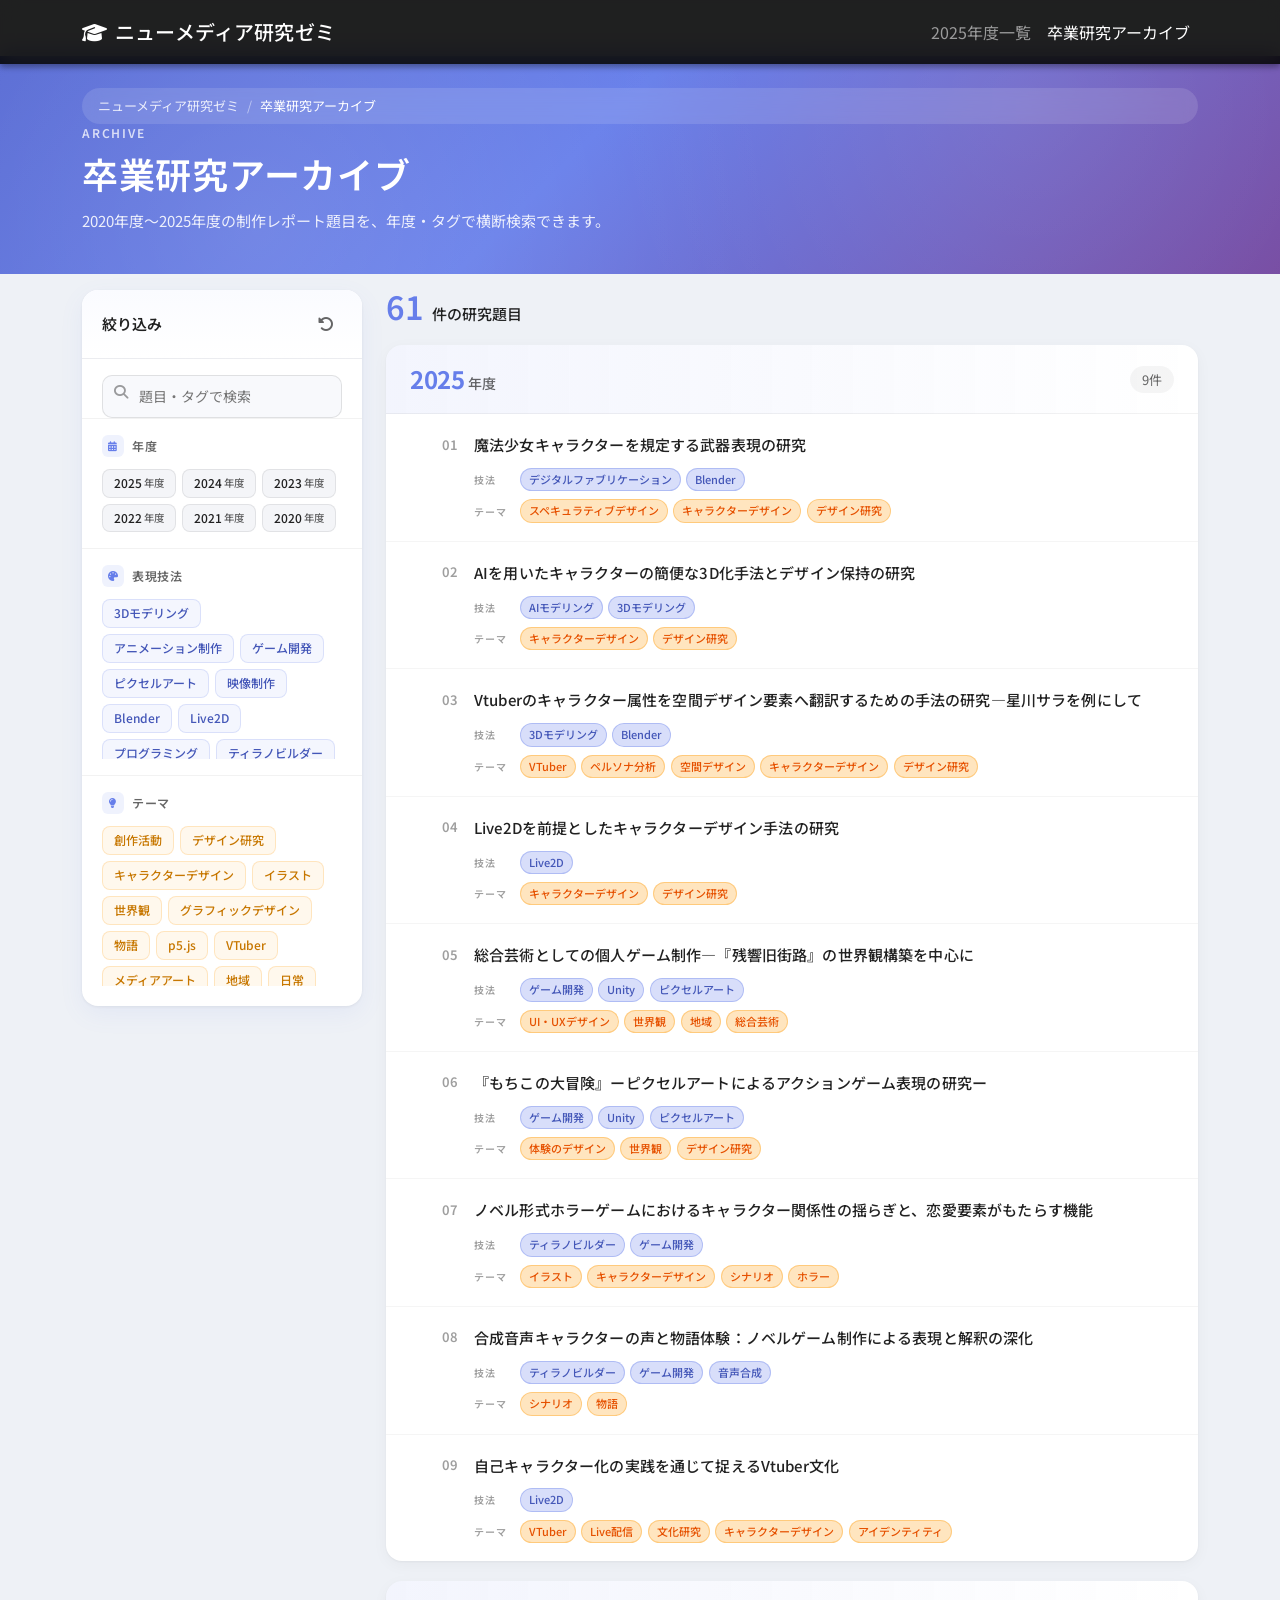
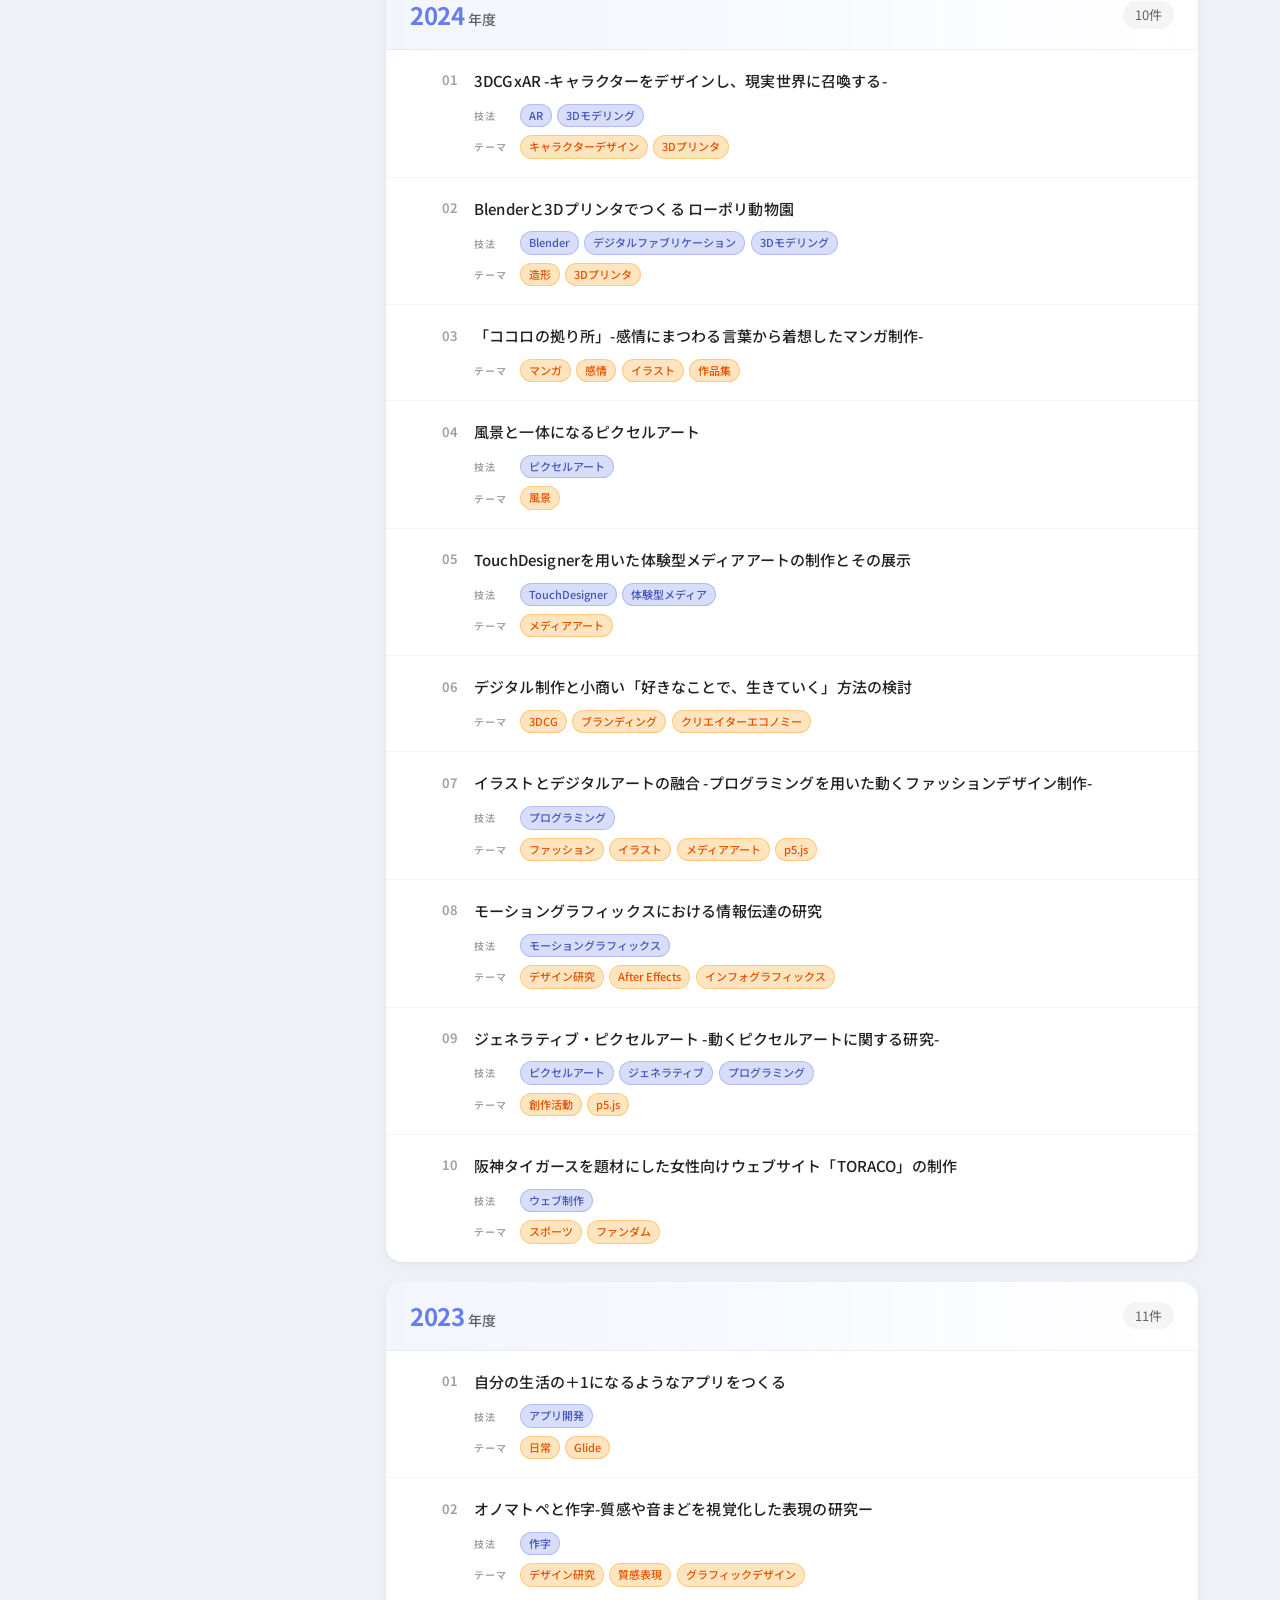
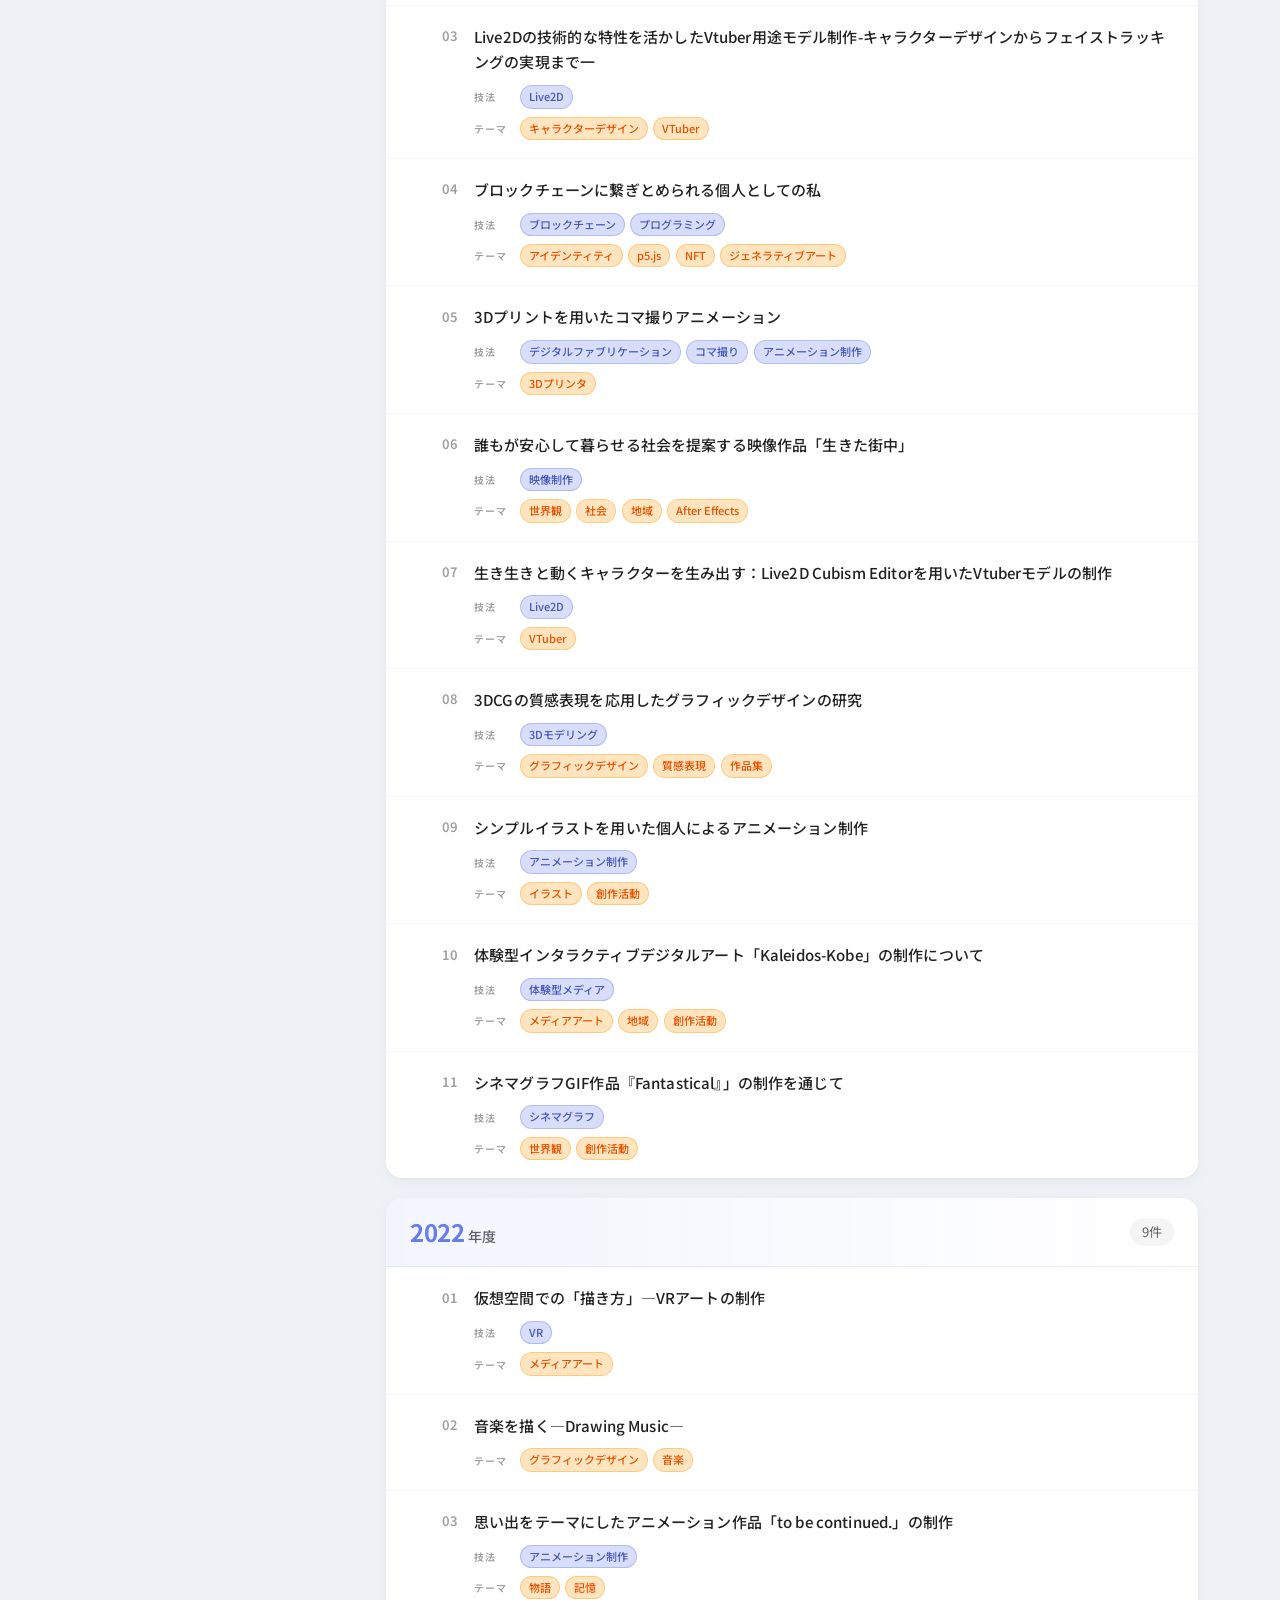
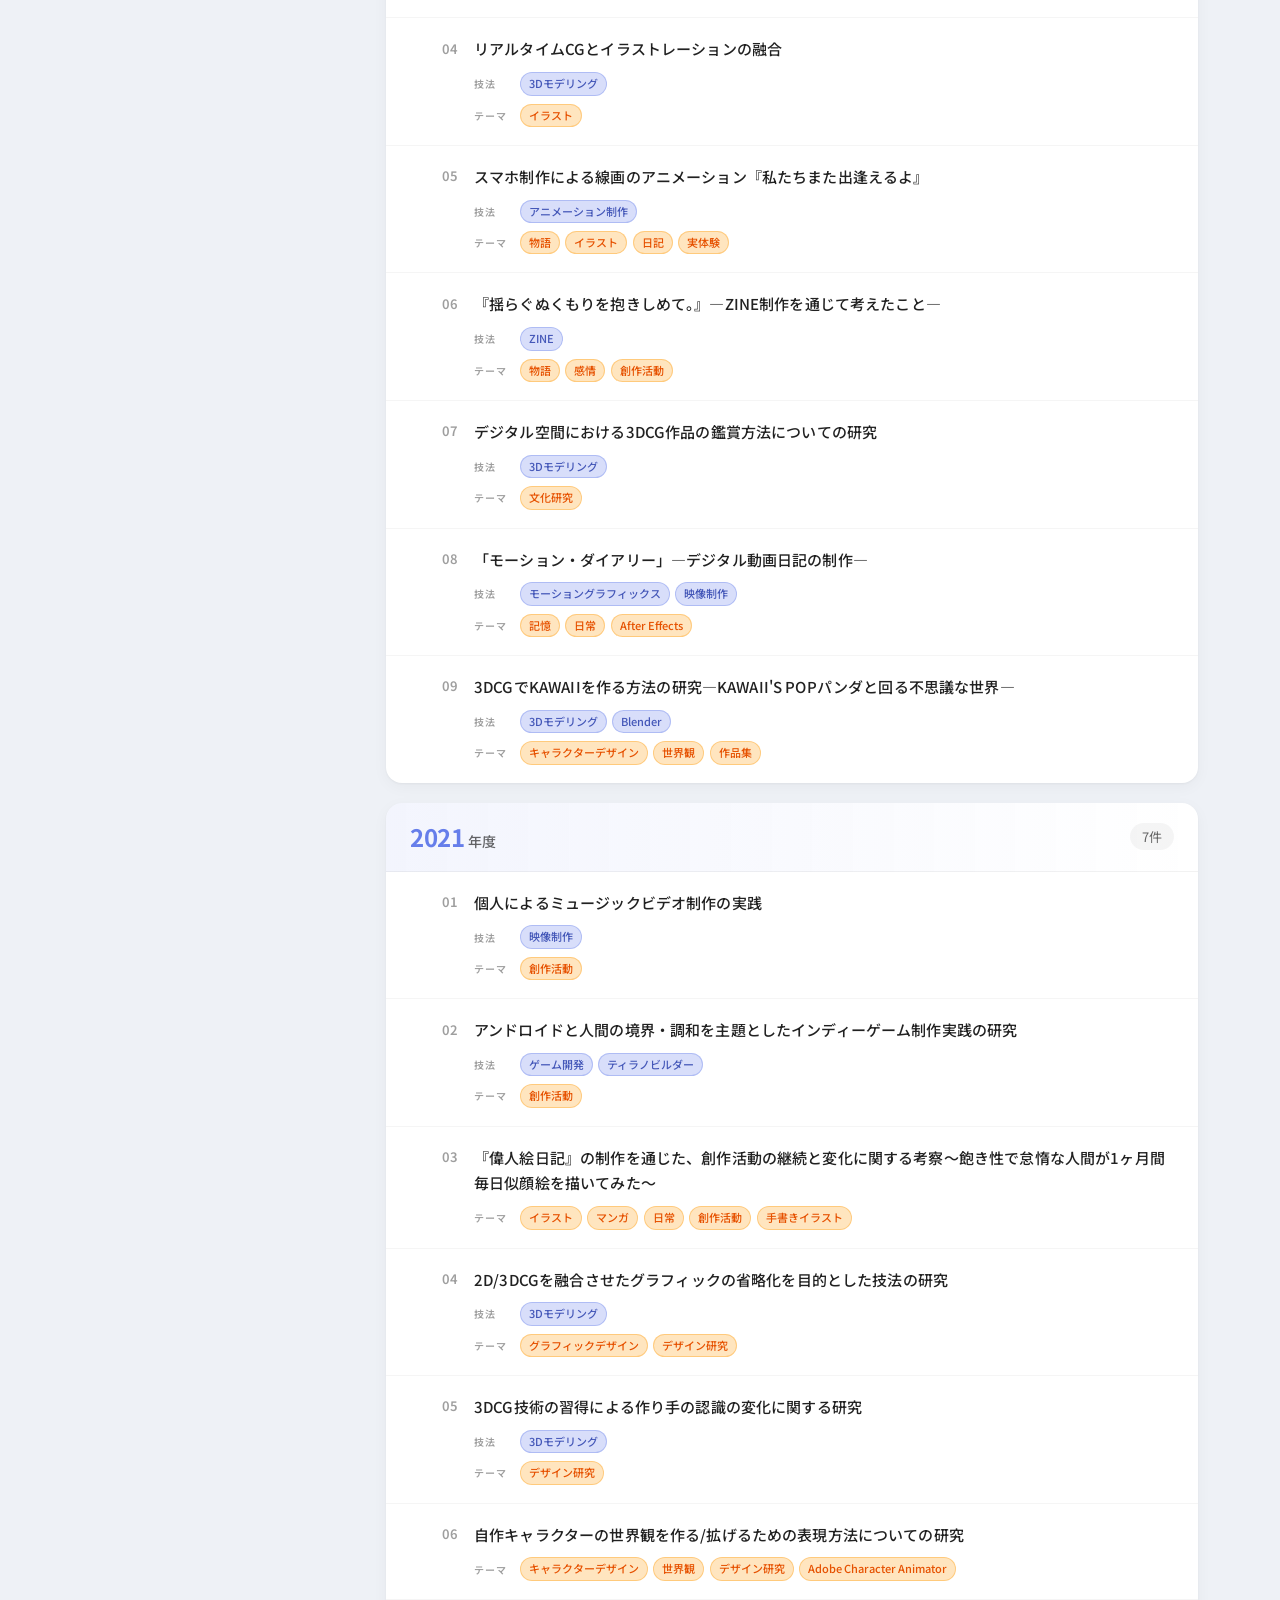
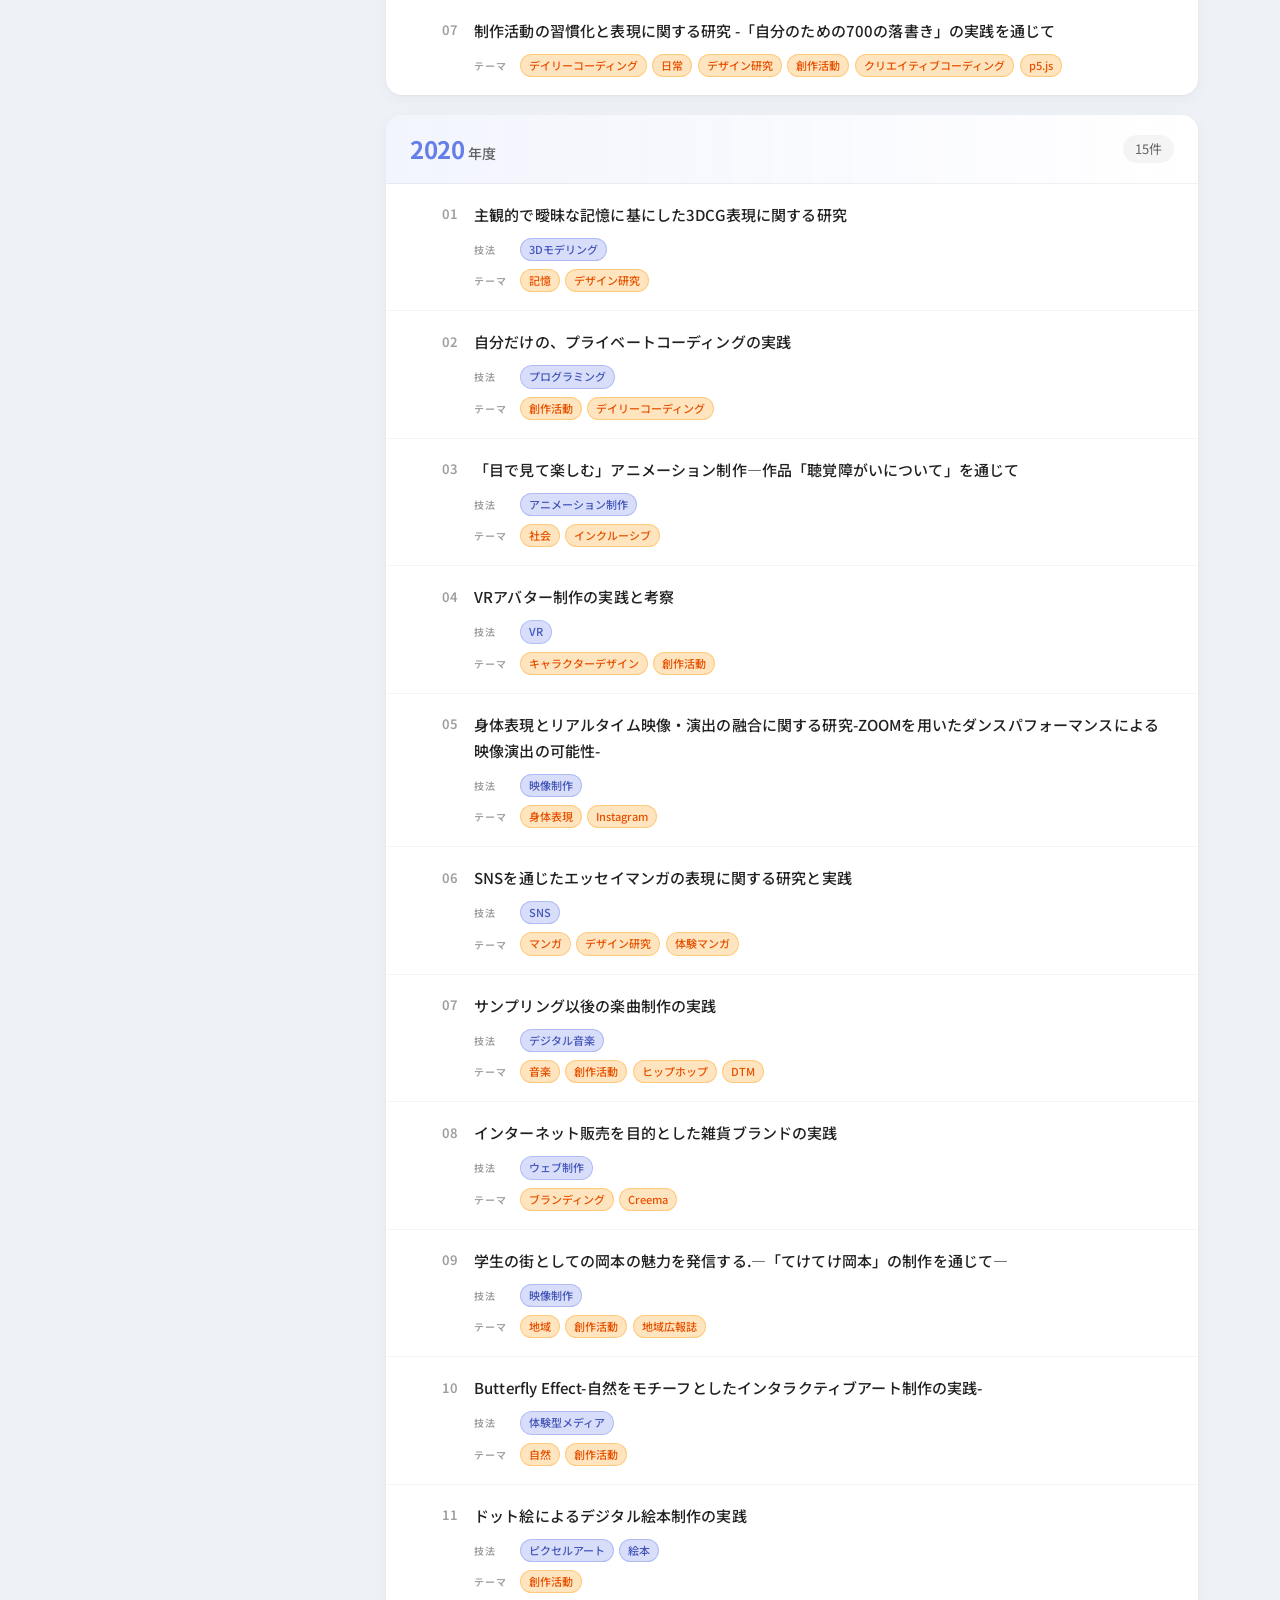
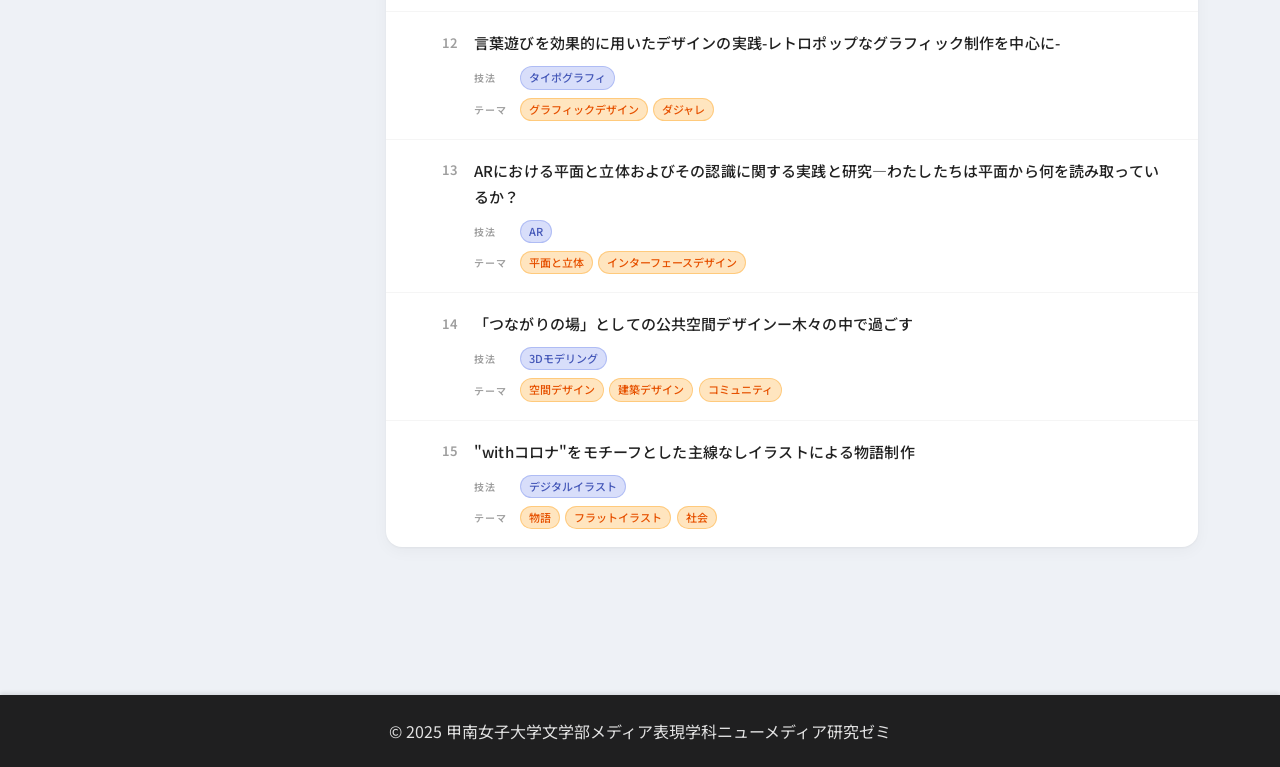
<file: archive.html>
<!DOCTYPE html>
<html lang="ja">
<head>
    <meta charset="UTF-8">
    <meta name="viewport" content="width=device-width, initial-scale=1.0">
    <meta name="robots" content="noindex, nofollow">
    <title>卒業研究アーカイブ（2020–2025） - ニューメディア研究ゼミ</title>
    <link href="https://cdn.jsdelivr.net/npm/bootstrap@5.3.2/dist/css/bootstrap.min.css" rel="stylesheet">
    <link rel="stylesheet" href="https://cdnjs.cloudflare.com/ajax/libs/font-awesome/6.5.1/css/all.min.css">
    <link rel="preconnect" href="https://fonts.googleapis.com">
    <link rel="preconnect" href="https://fonts.gstatic.com" crossorigin>
    <link href="https://fonts.googleapis.com/css2?family=Noto+Sans+JP:wght@400;500;600&display=swap" rel="stylesheet">
    <link rel="stylesheet" href="css/style.css">
</head>
<body class="archive-body">
    <nav class="navbar navbar-expand-lg navbar-dark bg-gradient fixed-top">
        <div class="container">
            <a class="navbar-brand" href="index.html">
                <i class="fas fa-graduation-cap me-2"></i>ニューメディア研究ゼミ
            </a>
            <button class="navbar-toggler" type="button" data-bs-toggle="collapse" data-bs-target="#navbarNav">
                <span class="navbar-toggler-icon"></span>
            </button>
            <div class="collapse navbar-collapse" id="navbarNav">
                <ul class="navbar-nav ms-auto">
                    <li class="nav-item">
                        <a class="nav-link" href="index.html">2025年度一覧</a>
                    </li>
                    <li class="nav-item">
                        <a class="nav-link active" href="archive.html">卒業研究アーカイブ</a>
                    </li>
                </ul>
            </div>
        </div>
    </nav>

    <header class="archive-header">
        <div class="archive-header-bg"></div>
        <div class="container archive-header-inner">
            <nav class="archive-breadcrumb" aria-label="パンくずリスト">
                <ol class="breadcrumb mb-0">
                    <li class="breadcrumb-item"><a href="index.html">ニューメディア研究ゼミ</a></li>
                    <li class="breadcrumb-item active" aria-current="page">卒業研究アーカイブ</li>
                </ol>
            </nav>
            <div class="archive-header-content">
                <p class="archive-header-label">Archive</p>
                <h1 class="archive-header-title">卒業研究アーカイブ</h1>
                <p class="archive-header-desc">2020年度〜2025年度の制作レポート題目を、年度・タグで横断検索できます。</p>
            </div>
        </div>
    </header>

    <main class="archive-main">
        <div class="container">
            <div class="archive-layout">
                <!-- Sidebar Filters -->
                <aside class="archive-sidebar" id="archive-sidebar">
                    <div class="archive-sidebar-inner">
                        <div class="archive-sidebar-header">
                            <h2 class="archive-sidebar-title">絞り込み</h2>
                            <button type="button" class="archive-clear-btn" id="clear-filters-btn" title="条件をクリア">
                                <i class="fas fa-rotate-left"></i>
                            </button>
                        </div>

                        <div class="archive-search-wrap">
                            <i class="fas fa-search archive-search-icon" aria-hidden="true"></i>
                            <input type="search" class="archive-search-input" id="search-input"
                                   placeholder="題目・タグで検索" autocomplete="off">
                        </div>

                        <div class="archive-filter-block">
                            <h3 class="archive-filter-heading">
                                <span class="archive-filter-heading-icon"><i class="fas fa-calendar-alt"></i></span>
                                年度
                            </h3>
                            <div class="archive-filter-pills" id="year-filters"></div>
                        </div>

                        <div class="archive-filter-block">
                            <h3 class="archive-filter-heading">
                                <span class="archive-filter-heading-icon"><i class="fas fa-palette"></i></span>
                                表現技法
                            </h3>
                            <div class="archive-filter-pills archive-tag-pills" id="technique-filters"></div>
                        </div>

                        <div class="archive-filter-block">
                            <h3 class="archive-filter-heading">
                                <span class="archive-filter-heading-icon"><i class="fas fa-lightbulb"></i></span>
                                テーマ
                            </h3>
                            <div class="archive-filter-pills archive-tag-pills" id="theme-filters"></div>
                        </div>
                    </div>
                </aside>

                <!-- Results -->
                <div class="archive-content">
                    <div class="archive-content-toolbar">
                        <p class="archive-result-count" id="result-count"></p>
                    </div>

                    <div id="loading" class="archive-state">
                        <div class="spinner-border text-primary" role="status">
                            <span class="visually-hidden">読み込み中...</span>
                        </div>
                        <p>データを読み込んでいます...</p>
                    </div>

                    <div id="error" class="archive-state archive-state-error" style="display: none;">
                        <i class="fas fa-exclamation-triangle"></i>
                        <p>データの読み込みに失敗しました。</p>
                    </div>

                    <div id="archive-results" style="display: none;"></div>

                    <div id="no-results" class="archive-state" style="display: none;">
                        <i class="fas fa-search archive-state-icon"></i>
                        <p>条件に一致する研究題目が見つかりませんでした。</p>
                        <button type="button" class="btn btn-outline-primary btn-sm mt-2" id="clear-filters-btn-alt">
                            条件をクリア
                        </button>
                    </div>
                </div>
            </div>
        </div>
    </main>

    <footer class="footer-section">
        <div class="container py-4">
            <div class="row">
                <div class="col-12 text-center">
                    <p class="mb-0">&copy; 2025 甲南女子大学文学部メディア表現学科ニューメディア研究ゼミ</p>
                </div>
            </div>
        </div>
    </footer>

    <script src="https://cdn.jsdelivr.net/npm/bootstrap@5.3.2/dist/js/bootstrap.bundle.min.js"></script>
    <script src="js/archive.js"></script>
</body>
</html>
</file>
<file: css/style.css>
/* ============================================
   マテリアルデザイン - カスタム変数とベーススタイル
   ============================================ */
:root {
    /* マテリアルカラー */
    --primary-color: #667eea;
    --primary-dark: #5568d3;
    --primary-light: #9fa8da;
    --accent-color: #ff6b6b;
    --surface-color: #ffffff;
    --background-color: #f5f5f5;
    --text-primary: rgba(0, 0, 0, 0.87);
    --text-secondary: rgba(0, 0, 0, 0.60);
    --text-disabled: rgba(0, 0, 0, 0.38);
    
    /* マテリアルエレベーション（シャドウ） */
    --elevation-0: none;
    --elevation-1: 0 1px 3px rgba(0, 0, 0, 0.12), 0 1px 2px rgba(0, 0, 0, 0.24);
    --elevation-2: 0 3px 6px rgba(0, 0, 0, 0.16), 0 3px 6px rgba(0, 0, 0, 0.23);
    --elevation-3: 0 10px 20px rgba(0, 0, 0, 0.19), 0 6px 6px rgba(0, 0, 0, 0.23);
    --elevation-4: 0 15px 25px rgba(0, 0, 0, 0.20), 0 10px 10px rgba(0, 0, 0, 0.22);
    --elevation-6: 0 19px 38px rgba(0, 0, 0, 0.30), 0 15px 12px rgba(0, 0, 0, 0.22);
    
    /* トランジション */
    --transition-standard: all 0.3s cubic-bezier(0.4, 0, 0.2, 1);
    --transition-decelerate: all 0.3s cubic-bezier(0, 0, 0.2, 1);
    --transition-accelerate: all 0.3s cubic-bezier(0.4, 0, 1, 1);
    
    /* 角丸 */
    --radius-small: 4px;
    --radius-medium: 8px;
    --radius-large: 16px;
}

body {
    font-family: -apple-system, BlinkMacSystemFont, "Segoe UI", "Hiragino Kaku Gothic ProN", "Hiragino Sans", Meiryo, "Roboto", sans-serif;
    line-height: 1.5;
    color: var(--text-primary);
    background-color: var(--background-color);
    overflow-x: hidden;
    -webkit-font-smoothing: antialiased;
    -moz-osx-font-smoothing: grayscale;
}

/* ============================================
   Hero Section
   ============================================ */
.hero-section {
    position: relative;
    min-height: 100vh;
    display: flex;
    align-items: center;
    justify-content: center;
    background: var(--primary-color);
    background-attachment: fixed;
    overflow: hidden;
}

.hero-background-image {
    position: absolute;
    top: 0;
    left: 0;
    right: 0;
    bottom: 0;
    background-size: cover;
    background-position: center;
    background-repeat: no-repeat;
    z-index: 0;
    display: none;
    opacity: 0.3;
    transition: opacity 0.5s ease-in-out;
}

.hero-background-video {
    position: absolute;
    top: 50%;
    left: 50%;
    min-width: 100%;
    min-height: 100%;
    width: auto;
    height: auto;
    transform: translate(-50%, -50%);
    z-index: 0;
    object-fit: cover;
    opacity: 0;
    transition: opacity 1s ease-in-out;
    display: none;
}

.hero-background-video.active {
    opacity: 0.4;
    display: block;
}

/* シェーダー用のCanvasスタイル */
.hero-background-video-shader {
    position: absolute;
    top: 50%;
    left: 50%;
    min-width: 100%;
    min-height: 100%;
    width: auto;
    height: auto;
    transform: translate(-50%, -50%);
    z-index: 0;
    object-fit: cover;
    opacity: 0;
    transition: opacity 1s ease-in-out;
    display: none;
}

.hero-background-video-shader.active {
    opacity: 0.4;
    display: block;
}

.hero-section::before {
    content: '';
    position: absolute;
    top: 0;
    left: 0;
    right: 0;
    bottom: 0;
    background: 
        radial-gradient(circle at 20% 50%, rgba(255, 255, 255, 0.1) 0%, transparent 50%),
        radial-gradient(circle at 80% 80%, rgba(255, 255, 255, 0.1) 0%, transparent 50%);
    animation: heroBackground 20s ease-in-out infinite;
}

@keyframes heroBackground {
    0%, 100% { transform: scale(1) rotate(0deg); }
    50% { transform: scale(1.1) rotate(5deg); }
}

.hero-overlay {
    position: absolute;
    top: 0;
    left: 0;
    right: 0;
    bottom: 0;
    background: rgba(0, 0, 0, 0.2);
}

.hero-content {
    position: relative;
    z-index: 1;
    color: white;
    width: 100%;
    height: 100%;
    display: flex;
    align-items: flex-end;
    justify-content: flex-start;
    padding-left: 25%;
    padding-right: 25%;
    padding-bottom: 60px;
}

.hero-title-bar {
    width: 0 !important;
    max-height: 0 !important;
    background: rgba(0, 0, 0, 0.5);
    backdrop-filter: blur(10px);
    padding: 0 !important;
    border-top: 1px solid rgba(255, 255, 255, 0.2);
    box-shadow: 0 -2px 10px rgba(0, 0, 0, 0.3);
    overflow: hidden;
    opacity: 0 !important;
    transition: width 0.6s cubic-bezier(0.25, 0.46, 0.45, 0.94),
                max-height 0.5s cubic-bezier(0.25, 0.46, 0.45, 0.94) 0.3s,
                padding 0.5s cubic-bezier(0.25, 0.46, 0.45, 0.94) 0.3s,
                opacity 0.4s ease-in-out 0.2s;
}

.hero-title-bar.animate-width {
    width: 100% !important;
    opacity: 1 !important;
}

.hero-title-bar.animate-height {
    max-height: 200px !important;
    padding: 20px 32px !important;
}

.hero-title-bar.ready {
    width: 100% !important;
    max-height: 200px !important;
    padding: 20px 32px !important;
    opacity: 1 !important;
}

@media (max-width: 992px) {
    .hero-title-bar.animate-height,
    .hero-title-bar.ready {
        padding: 16px 24px !important;
    }
}

@media (max-width: 768px) {
    .hero-title-bar.animate-height,
    .hero-title-bar.ready {
        padding: 14px 20px !important;
    }
}

@media (max-width: 576px) {
    .hero-title-bar.animate-height,
    .hero-title-bar.ready {
        padding: 12px 16px !important;
    }
}

.hero-title-wrapper {
    position: relative;
    width: 100%;
    margin-bottom: 8px;
    text-align: left;
    overflow: hidden;
}

.hero-subtitle-wrapper {
    position: relative;
    width: 100%;
    text-align: left;
    overflow: hidden;
}

.hero-title {
    font-size: 1.8rem;
    font-weight: 600;
    margin: 0;
    padding: 0;
    text-shadow: 0 1px 3px rgba(0, 0, 0, 0.5);
    letter-spacing: 0.5px;
    line-height: 1.4;
    white-space: normal;
    overflow: visible;
    word-wrap: break-word;
    display: block;
    will-change: contents;
    text-align: left;
}

.hero-subtitle {
    font-size: 1.2rem;
    font-weight: 400;
    margin: 0;
    padding: 0;
    opacity: 0.9;
    letter-spacing: 0.3px;
    line-height: 1.4;
    white-space: normal;
    overflow: visible;
    word-wrap: break-word;
    display: block;
    will-change: contents;
    text-align: left;
}

.hero-description {
    font-size: 1.25rem;
    font-weight: 400;
    opacity: 0.87;
    margin-bottom: 80px;
    letter-spacing: 0.15px;
    line-height: 1.5;
}

.hero-scroll-indicator {
    position: absolute;
    bottom: 120px;
    left: 50%;
    transform: translateX(-50%);
    animation: bounce 2s infinite;
    font-size: 2rem;
    opacity: 0.8;
    color: white;
    text-decoration: none;
    transition: var(--transition);
    z-index: 2;
}

.hero-scroll-indicator:hover {
    opacity: 1;
    color: white;
    transform: translateX(-50%) translateY(5px);
}

@keyframes bounce {
    0%, 20%, 50%, 80%, 100% { transform: translateX(-50%) translateY(0); }
    40% { transform: translateX(-50%) translateY(10px); }
    60% { transform: translateX(-50%) translateY(5px); }
}

/* Hero Video Caption */
.hero-video-caption {
    position: absolute;
    bottom: 0;
    right: 0;
    z-index: 2;
    max-width: 50%;
    max-height: 0;
    overflow: hidden;
    opacity: 0;
    transform: translateY(100%);
    transition: max-height 0.5s cubic-bezier(0.25, 0.46, 0.45, 0.94),
                opacity 0.4s ease-in-out 0.1s,
                transform 0.5s cubic-bezier(0.25, 0.46, 0.45, 0.94);
    pointer-events: none;
}

.hero-video-caption.show {
    max-height: 200px;
    opacity: 1;
    transform: translateY(0);
    pointer-events: auto;
}

.hero-video-caption.hiding {
    max-height: 0;
    opacity: 0;
    transform: translateY(100%);
    transition: max-height 0.5s cubic-bezier(0.25, 0.46, 0.45, 0.94),
                opacity 0.3s ease-in-out,
                transform 0.5s cubic-bezier(0.25, 0.46, 0.45, 0.94);
    pointer-events: none;
}

.hero-video-caption-link {
    display: block;
    background: rgba(0, 0, 0, 0.5);
    backdrop-filter: blur(10px);
    padding: 20px 32px;
    border-top: 1px solid rgba(255, 255, 255, 0.2);
    box-shadow: 0 -2px 10px rgba(0, 0, 0, 0.3);
    text-decoration: none;
    color: white;
    transition: background 0.3s ease;
    border-radius: 0;
}

.hero-video-caption-link:hover {
    background: rgba(0, 0, 0, 0.6);
}

.hero-video-caption-title-wrapper {
    position: relative;
    width: 100%;
    text-align: left;
    overflow: hidden;
}

.hero-video-caption-title {
    font-family: 'Noto Sans', sans-serif;
    font-size: 1.215rem;
    font-weight: 400;
    font-style: italic;
    margin: 0;
    padding: 0;
    text-shadow: 0 1px 3px rgba(0, 0, 0, 0.5);
    letter-spacing: 0.5px;
    line-height: 1.4;
    white-space: nowrap;
    overflow: visible;
}

@media (max-width: 992px) {
    .hero-video-caption {
        max-width: 60%;
    }
    
    .hero-video-caption-link {
        padding: 16px 24px;
    }
    
    .hero-video-caption-title {
        font-size: 1.0125rem;
    }
}

@media (max-width: 768px) {
    .hero-video-caption {
        max-width: 100%;
        right: 0;
        left: 0;
    }
    
    .hero-video-caption-link {
        padding: 14px 20px;
    }
    
    .hero-video-caption-title {
        font-size: 0.891rem;
    }
}

@media (max-width: 576px) {
    .hero-video-caption-link {
        padding: 12px 16px;
    }
    
    .hero-video-caption-title {
        font-size: 0.81rem;
    }
}

/* Hero QR Code Card */
.hero-qr-code-card {
    position: absolute;
    top: 20px;
    right: 20px;
    z-index: 1;
    max-width: 220px;
    pointer-events: none;
}

.hero-qr-code-card-body {
    background: rgba(255, 255, 255, 0.95);
    backdrop-filter: blur(10px);
    padding: 16px;
    border-radius: 12px;
    box-shadow: 0 4px 12px rgba(0, 0, 0, 0.3);
    transition: transform 0.3s ease, box-shadow 0.3s ease;
    display: flex;
    flex-direction: column;
    align-items: center;
    gap: 12px;
}

.hero-qr-code-card:hover .hero-qr-code-card-body {
    transform: scale(1.02);
    box-shadow: 0 6px 16px rgba(0, 0, 0, 0.4);
}

.hero-qr-code-image-wrapper {
    display: flex;
    justify-content: center;
    align-items: center;
    pointer-events: auto;
}

.hero-qr-code-image {
    width: 160px;
    height: 160px;
    display: block;
    border-radius: 4px;
}

.hero-qr-code-text {
    margin: 0;
    font-size: 0.875rem;
    font-weight: 700;
    color: var(--text-primary);
    text-align: center;
    line-height: 1.4;
    pointer-events: auto;
}

@media (max-width: 768px) {
    .hero-qr-code-card {
        top: 15px;
        right: 15px;
        max-width: 180px;
    }
    
    .hero-qr-code-card-body {
        padding: 12px;
        gap: 10px;
    }
    
    .hero-qr-code-image {
        width: 133px;
        height: 133px;
    }
    
    .hero-qr-code-text {
        font-size: 0.8rem;
    }
}

@media (max-width: 576px) {
    .hero-qr-code-card {
        top: 10px;
        right: 10px;
        max-width: 150px;
    }
    
    .hero-qr-code-card-body {
        padding: 10px;
        gap: 8px;
    }
    
    .hero-qr-code-image {
        width: 106px;
        height: 106px;
    }
    
    .hero-qr-code-text {
        font-size: 0.75rem;
    }
}

/* Animation Classes */
.animate-fade-in {
    animation: fadeInUp 1s ease-out;
}

.animate-fade-in-delay {
    animation: fadeInUp 1s ease-out 0.3s both;
}

.animate-fade-in-delay-2 {
    animation: fadeInUp 1s ease-out 0.6s both;
}

@keyframes fadeInUp {
    from {
        opacity: 0;
        transform: translateY(30px);
    }
    to {
        opacity: 1;
        transform: translateY(0);
    }
}

/* ============================================
   Navigation - マテリアルデザイン
   ============================================ */
#main-navbar {
    z-index: 1030;
    box-shadow: var(--elevation-2);
}

.navbar.bg-gradient {
    background: rgba(0, 0, 0, 0.87) !important;
    box-shadow: var(--elevation-2);
    backdrop-filter: blur(10px);
    padding: 12px 0;
}

.navbar-brand {
    font-weight: 500;
    font-size: 1.25rem;
    letter-spacing: 0.15px;
    color: white !important;
}

body {
    padding-top: 0;
}

body.has-navbar {
    padding-top: 56px; /* ナビゲーションバーの高さ分 */
}

/* ============================================
   Main Content
   ============================================ */
.main-content {
    position: relative;
    z-index: 1;
    background: #f8f9fa;
    scroll-margin-top: 0;
}

html {
    scroll-behavior: smooth;
}

.section-title {
    font-size: 2.125rem;
    font-weight: 400;
    color: var(--text-primary);
    margin-bottom: 16px;
    letter-spacing: 0;
    line-height: 1.2;
}

.section-subtitle {
    font-size: 1rem;
    color: var(--text-secondary);
    margin-top: 8px;
    font-weight: 400;
    letter-spacing: 0.5px;
    line-height: 1.5;
}

/* ============================================
   Student Cards - マテリアルデザイン
   ============================================ */
.student-card {
    height: 100%;
    border: none;
    border-radius: var(--radius-small);
    overflow: hidden;
    transition: var(--transition-standard);
    box-shadow: var(--elevation-2);
    background: var(--surface-color);
    text-decoration: none;
    color: inherit;
    display: block;
    position: relative;
}

.student-card::before {
    content: '';
    position: absolute;
    top: 0;
    left: 0;
    right: 0;
    bottom: 0;
    background: radial-gradient(circle at center, rgba(102, 126, 234, 0) 0%, rgba(102, 126, 234, 0) 100%);
    opacity: 0;
    transition: var(--transition-standard);
    pointer-events: none;
    z-index: 1;
}

.student-card:hover {
    transform: translateY(-4px);
    box-shadow: var(--elevation-4);
    text-decoration: none;
    color: inherit;
}

.student-card:hover::before {
    opacity: 0.04;
}

.student-card:active {
    transform: translateY(-2px);
    box-shadow: var(--elevation-2);
}

.student-card-image-wrapper {
    position: relative;
    overflow: hidden;
    height: 300px;
    background: black;
    display: flex;
    align-items: center;
    justify-content: center;
}

.student-card-image-wrapper img {
    width: 100%;
    height: 100%;
    object-fit: cover;
    transition: var(--transition-standard);
    background: black;
}

.student-card:hover .student-card-image-wrapper img {
    transform: scale(1.03);
}

.student-card-image-wrapper .no-image-placeholder {
    display: flex;
    align-items: center;
    justify-content: center;
    height: 100%;
    color: white;
    font-size: 1rem;
    font-weight: 500;
    text-align: center;
    padding: 1rem;
}

.student-card-image-overlay {
    position: absolute;
    top: 0;
    left: 0;
    right: 0;
    bottom: 0;
    background: linear-gradient(to top, rgba(0, 0, 0, 0.5), transparent);
    opacity: 0;
    transition: var(--transition);
}

.student-card:hover .student-card-image-overlay {
    opacity: 1;
}

.student-card-body {
    padding: 16px;
}

.student-card-name {
    font-size: 1rem;
    font-weight: 500;
    color: var(--text-primary);
    margin-bottom: 4px;
    line-height: 1.4;
    letter-spacing: 0.15px;
}

.student-card-name-en {
    font-size: 0.8rem;
    color: var(--text-secondary);
    margin-bottom: 0;
    font-weight: 400;
    line-height: 1.4;
    letter-spacing: 0.25px;
}


.student-card-title {
    font-size: 1.1rem;
    color: var(--text-primary);
    font-weight: 600;
    line-height: 1.5;
    margin-bottom: 0;
    padding-bottom: 0;
    display: -webkit-box;
    -webkit-line-clamp: 2;
    -webkit-box-orient: vertical;
    overflow: hidden;
    letter-spacing: 0.25px;
}

.student-card-tags {
    margin-top: 12px;
    display: flex;
    flex-wrap: wrap;
    gap: 6px;
}

.student-table-tags {
    display: flex;
    flex-wrap: wrap;
    gap: 4px;
}

.tag-badge {
    display: inline-block;
    padding: 4px 10px;
    border-radius: 12px;
    font-size: 0.75rem;
    font-weight: 500;
    line-height: 1.4;
    white-space: nowrap;
    transition: var(--transition-standard);
}

/* 技術・手法タグ（青系） */
.tag-badge.tag-technique {
    background-color: rgba(102, 126, 234, 0.25);
    color: #4457b8;
    border: 1px solid rgba(102, 126, 234, 0.35);
}

.tag-badge.tag-technique:hover {
    background-color: rgba(102, 126, 234, 0.3);
}

/* ジャンル・形式タグ（緑系） */
.tag-badge.tag-genre {
    background-color: rgba(76, 175, 80, 0.25);
    color: #388e3c;
    border: 1px solid rgba(76, 175, 80, 0.35);
}

.tag-badge.tag-genre:hover {
    background-color: rgba(76, 175, 80, 0.3);
}

/* テーマ・領域タグ（オレンジ系） */
.tag-badge.tag-theme {
    background-color: rgba(255, 152, 0, 0.25);
    color: #e65100;
    border: 1px solid rgba(255, 152, 0, 0.35);
}

.tag-badge.tag-theme:hover {
    background-color: rgba(255, 152, 0, 0.3);
}

/* 年度タグ（グレー系） */
.tag-badge.tag-year {
    background-color: rgba(158, 158, 158, 0.25);
    color: #616161;
    border: 1px solid rgba(158, 158, 158, 0.35);
    font-weight: 600;
}

.tag-badge.tag-year:hover {
    background-color: rgba(158, 158, 158, 0.3);
}

/* ============================================
   Student Table View - 表形式ビュー
   ============================================ */
.student-table {
    background: white;
    border-radius: var(--radius-medium);
    overflow: hidden;
    box-shadow: var(--elevation-2);
    margin-bottom: 0;
}

.student-table thead {
    background: linear-gradient(135deg, var(--primary-color), var(--secondary-color));
    color: white;
}

.student-table thead th {
    padding: 16px;
    font-weight: 500;
    font-size: 0.875rem;
    letter-spacing: 0.5px;
    text-transform: uppercase;
    border: none;
    vertical-align: middle;
}

.student-table tbody tr {
    transition: var(--transition-standard);
    border-bottom: 1px solid rgba(0, 0, 0, 0.08);
}

.student-table tbody tr:hover {
    background-color: rgba(102, 126, 234, 0.05);
    transform: translateX(4px);
}

.student-table tbody td {
    padding: 16px;
    vertical-align: middle;
    border: none;
    color: var(--text-primary);
}

.student-table tbody td strong {
    font-weight: 500;
    color: var(--text-primary);
}

.student-table-image {
    width: 60px;
    height: 60px;
    object-fit: cover;
    border-radius: var(--radius-small);
    box-shadow: var(--elevation-1);
}

.student-table-image-placeholder {
    width: 60px;
    height: 60px;
    display: flex;
    align-items: center;
    justify-content: center;
    background: var(--primary-color);
    color: white;
    border-radius: var(--radius-small);
    font-size: 0.75rem;
    text-align: center;
    padding: 4px;
}

/* ビュー切り替えボタン */
.btn-group .btn-check:checked + .btn-outline-primary {
    background: var(--primary-color);
    border-color: var(--primary-color);
    color: white;
}

.btn-group .btn-outline-primary {
    border-color: var(--primary-color);
    color: var(--primary-color);
    transition: var(--transition-standard);
}

.btn-group .btn-outline-primary:hover {
    background: rgba(102, 126, 234, 0.1);
    border-color: var(--primary-color);
    color: var(--primary-color);
}

/* レスポンシブ対応 */
@media (max-width: 768px) {
    .student-table {
        font-size: 0.875rem;
    }
    
    .student-table thead th,
    .student-table tbody td {
        padding: 12px 8px;
    }
    
    .student-table-image,
    .student-table-image-placeholder {
        width: 50px;
        height: 50px;
    }
    
    .student-table thead th:nth-child(4),
    .student-table tbody td:nth-child(4) {
        display: none; /* モバイルでは氏名（英字）を非表示 */
    }
    
    .student-card-tags {
        gap: 4px;
    }
    
    .tag-badge {
        font-size: 0.7rem;
        padding: 3px 8px;
    }
}

/* ============================================
   Student Detail Page - マテリアルデザイン
   ============================================ */
.student-header-card {
    border: none;
    border-radius: var(--radius-medium);
    background: var(--primary-color);
    color: white;
    margin-top: 24px;
    box-shadow: var(--elevation-4);
    position: relative;
    overflow: hidden;
}

.student-header-card .card-body {
    background: transparent;
    padding: 48px 120px;
}

.student-header-title {
    color: white;
    font-size: 2rem;
    font-weight: 600;
    line-height: 1.4;
    letter-spacing: -0.02em;
    margin-bottom: 0;
    text-align: center;
}

.student-header-author {
    text-align: right;
}

.student-header-name {
    color: white;
    font-size: 1.25rem;
    font-weight: 500;
    line-height: 1.3;
    letter-spacing: 0.15px;
    margin-bottom: 0;
}

.student-header-name-en {
    color: rgba(255, 255, 255, 0.9);
    font-size: 0.875rem;
    font-weight: 400;
    line-height: 1.4;
    letter-spacing: 0.25px;
    margin-bottom: 0;
    text-transform: uppercase;
}

.student-header-tags {
    display: flex;
    flex-wrap: wrap;
    gap: 8px;
    justify-content: center;
    margin-top: 16px;
}

.student-header-tags .tag-badge {
    background: rgba(255, 255, 255, 0.2) !important;
    backdrop-filter: blur(10px);
    border: 1px solid rgba(255, 255, 255, 0.3);
    color: white;
    padding: 8px 16px;
    font-weight: 500;
    font-size: 0.875rem;
    letter-spacing: 0.5px;
    border-radius: 20px;
    white-space: nowrap;
}

.btn-nav-student {
    width: 48px;
    height: 48px;
    border-radius: 50%;
    background: rgba(255, 255, 255, 0.25);
    backdrop-filter: blur(10px);
    border: 1px solid rgba(255, 255, 255, 0.4);
    color: rgba(0, 0, 0, 0.6);
    display: flex;
    align-items: center;
    justify-content: center;
    transition: var(--transition-standard);
    padding: 0;
    font-size: 1.25rem;
    flex-shrink: 0;
    position: relative;
    z-index: 11;
}

/* クリック領域 */
.student-header-click-area {
    position: absolute;
    top: 0;
    bottom: 0;
    width: 25%;
    z-index: 10;
    cursor: pointer;
    display: flex;
    align-items: center;
    justify-content: center;
    transition: var(--transition-standard);
}

.student-header-click-left {
    left: 0;
}

.student-header-click-right {
    right: 0;
}

.student-header-click-area.disabled {
    cursor: default;
}

.btn-nav-student:hover:not(:disabled) {
    background: rgba(255, 255, 255, 0.35);
    border-color: rgba(255, 255, 255, 0.5);
    transform: scale(1.05);
    box-shadow: 0 2px 8px rgba(0, 0, 0, 0.15);
}

.btn-nav-student:active:not(:disabled) {
    transform: scale(0.95);
}

.btn-nav-student:disabled {
    opacity: 0.3;
    cursor: not-allowed;
    background: rgba(255, 255, 255, 0.1);
    border-color: rgba(255, 255, 255, 0.15);
}

/* ============================================
   Carousel Styles - マテリアルデザイン
   ============================================ */
.carousel-item img {
    border-radius: var(--radius-small);
    max-height: 600px;
    width: 100%;
    object-fit: contain;
    background: var(--background-color);
    cursor: pointer;
    transition: var(--transition-standard);
    box-shadow: var(--elevation-1);
}

.carousel-item img:hover {
    transform: scale(1.01);
    box-shadow: var(--elevation-2);
}

.carousel-control-prev,
.carousel-control-next {
    width: 48px;
    height: 48px;
    background: rgba(0, 0, 0, 0.54);
    border-radius: 50%;
    top: 50%;
    transform: translateY(-50%);
    opacity: 0.87;
    transition: var(--transition-standard);
    box-shadow: var(--elevation-2);
}

.carousel-control-prev {
    left: 16px;
}

.carousel-control-next {
    right: 16px;
}

.carousel-control-prev:hover,
.carousel-control-next:hover {
    opacity: 1;
    background: rgba(0, 0, 0, 0.87);
    box-shadow: var(--elevation-4);
    transform: translateY(-50%) scale(1.1);
}

.carousel-control-prev:active,
.carousel-control-next:active {
    transform: translateY(-50%) scale(0.95);
}

.carousel-indicators {
    margin-bottom: 1rem;
}

.carousel-indicators button {
    width: 8px;
    height: 8px;
    border-radius: 50%;
    background: rgba(102, 126, 234, 0.38);
    border: none;
    margin: 0 4px;
    transition: var(--transition-standard);
}

.carousel-indicators button.active {
    background: var(--primary-color);
    width: 24px;
    border-radius: 4px;
}

/* Thumbnail Gallery */
.thumbnail-gallery {
    display: grid;
    grid-template-columns: repeat(auto-fill, minmax(120px, 1fr));
    gap: 1rem;
    margin-top: 1.5rem;
}

.thumbnail-item {
    position: relative;
    overflow: hidden;
    border-radius: var(--radius-small);
    cursor: pointer;
    aspect-ratio: 1;
    border: 2px solid transparent;
    transition: var(--transition-standard);
    box-shadow: var(--elevation-1);
}

.thumbnail-item:hover {
    border-color: var(--primary-color);
    transform: translateY(-2px);
    box-shadow: var(--elevation-2);
}

.thumbnail-item.active {
    border-color: var(--primary-color);
    border-width: 3px;
    box-shadow: var(--elevation-3);
}

.thumbnail-item img {
    width: 100%;
    height: 100%;
    object-fit: cover;
}

/* ============================================
   File Links - マテリアルデザイン
   ============================================ */
.file-link-btn {
    padding: 16px;
    border-radius: var(--radius-small);
    border: none;
    background: var(--surface-color);
    color: var(--text-primary);
    text-decoration: none;
    transition: var(--transition-standard);
    display: flex;
    align-items: center;
    gap: 16px;
    font-weight: 500;
    font-size: 0.875rem;
    letter-spacing: 0.25px;
    box-shadow: var(--elevation-1);
    position: relative;
    overflow: hidden;
}

.file-link-btn::before {
    content: '';
    position: absolute;
    top: 0;
    left: 0;
    right: 0;
    bottom: 0;
    background: var(--primary-color);
    opacity: 0;
    transition: var(--transition-standard);
}

.file-link-btn:hover {
    box-shadow: var(--elevation-2);
    transform: translateY(-2px);
    color: var(--primary-color);
    text-decoration: none;
}

.file-link-btn:hover::before {
    opacity: 0.04;
}

.file-link-btn:active {
    box-shadow: var(--elevation-1);
    transform: translateY(0);
}

.file-link-btn i {
    font-size: 1.5rem;
    position: relative;
    z-index: 1;
}

.file-link-btn span {
    position: relative;
    z-index: 1;
}

/* PDF Viewer - マテリアルデザイン */
.presentation-pdf-card {
    border-radius: var(--radius-small);
    overflow: hidden;
    box-shadow: var(--elevation-1);
    background: var(--surface-color);
    margin-bottom: 16px;
}

.pdf-header {
    display: flex;
    align-items: center;
    justify-content: center;
    padding: 16px;
    border-bottom: 1px solid rgba(0, 0, 0, 0.12);
    background: var(--surface-color);
    flex-wrap: wrap;
    gap: 12px;
}

.pdf-header-info {
    display: none;
}

.pdf-controls {
    display: flex;
    align-items: center;
    gap: 8px;
    flex-wrap: wrap;
    justify-content: center;
}

.pdf-control-btn {
    min-width: 36px;
    padding: 6px 10px;
    border-radius: var(--radius-small);
    transition: var(--transition-standard);
}

.pdf-control-btn:hover:not(:disabled) {
    background-color: rgba(0, 0, 0, 0.05);
    transform: translateY(-1px);
    box-shadow: var(--elevation-1);
}

.pdf-control-btn:disabled {
    opacity: 0.4;
    cursor: not-allowed;
}

.pdf-page-info {
    font-size: 0.875rem;
    font-weight: 500;
    color: var(--text-secondary);
    padding: 0 8px;
    min-width: 60px;
    text-align: center;
}

.pdf-zoom-info {
    font-size: 0.875rem;
    font-weight: 500;
    color: var(--text-secondary);
    padding: 0 8px;
    min-width: 50px;
    text-align: center;
}

.pdf-viewer-container {
    background: var(--background-color);
    min-height: 600px;
    position: relative;
    overflow: auto;
    display: flex;
    align-items: center;
    justify-content: center;
}

.pdf-loading {
    position: absolute;
    top: 50%;
    left: 50%;
    transform: translate(-50%, -50%);
    text-align: center;
    z-index: 10;
}

.pdf-canvas-wrapper {
    width: 100%;
    display: none;
    padding: 20px;
    text-align: center;
    gap: 10px;
    justify-content: center;
    align-items: flex-start;
}

.pdf-canvas-wrapper.pdf-spread-view {
    display: flex;
}

/* 単一ページ表示（プレゼンテーション・レポート1ページ目）を中央配置 */
.pdf-canvas-wrapper.pdf-single-center {
    display: block;
    text-align: center;
}

.pdf-canvas-wrapper.pdf-single-center .pdf-canvas-left {
    margin: 0 auto;
    max-width: 100%;
}

.pdf-canvas {
    max-width: 100%;
    height: auto;
    box-shadow: var(--elevation-3);
    border-radius: var(--radius-small);
    background: white;
}

.pdf-canvas-left {
    max-width: calc(50% - 5px);
}

.pdf-canvas-right {
    max-width: calc(50% - 5px);
}

.pdf-iframe {
    width: 100%;
    height: 600px;
    border: none;
    display: block;
}

@media (max-width: 768px) {
    .pdf-viewer-container {
        min-height: 400px !important;
    }
    
    .pdf-iframe {
        height: 400px;
    }
    
    .pdf-header {
        flex-direction: column;
        align-items: flex-start;
        gap: 12px;
    }
    
    .pdf-controls {
        width: 100%;
        justify-content: space-between;
    }
    
    .pdf-control-btn {
        flex: 1;
        min-width: auto;
    }
    
    .pdf-page-info,
    .pdf-zoom-info {
        font-size: 0.75rem;
        padding: 0 4px;
    }
    
    .pdf-canvas-wrapper {
        padding: 10px;
    }
}

/* 画像読み込み中のアニメーション - マテリアルデザイン */
.student-card-image-wrapper img,
.carousel-item img {
    opacity: 0;
    animation: fadeInImage 0.3s cubic-bezier(0.4, 0, 0.2, 1) forwards;
}

@keyframes fadeInImage {
    from {
        opacity: 0;
        transform: scale(0.98);
    }
    to {
        opacity: 1;
        transform: scale(1);
    }
}

/* リップルエフェクト（オプション） */
.ripple {
    position: relative;
    overflow: hidden;
}

.ripple::after {
    content: '';
    position: absolute;
    top: 50%;
    left: 50%;
    width: 0;
    height: 0;
    border-radius: 50%;
    background: rgba(255, 255, 255, 0.5);
    transform: translate(-50%, -50%);
    transition: width 0.6s, height 0.6s;
}

.ripple:active::after {
    width: 300px;
    height: 300px;
}

/* ============================================
   Lightbox Modal
   ============================================ */
#lightboxModal .modal-content {
    background: rgba(0, 0, 0, 0.95);
}

#lightboxModal .modal-body {
    min-height: 80vh;
}

#lightboxModal img {
    max-width: 90%;
    max-height: 90vh;
    object-fit: contain;
}

.lightbox-nav-btn {
    position: absolute;
    top: 50%;
    transform: translateY(-50%);
    width: 48px;
    height: 48px;
    border-radius: 50%;
    background: rgba(255, 255, 255, 0.87);
    border: none;
    color: rgba(0, 0, 0, 0.87);
    font-size: 1.5rem;
    display: flex;
    align-items: center;
    justify-content: center;
    transition: var(--transition-standard);
    z-index: 1050;
    box-shadow: var(--elevation-2);
    cursor: pointer;
}

.lightbox-nav-btn:hover {
    background: rgba(255, 255, 255, 1);
    box-shadow: var(--elevation-4);
    transform: translateY(-50%) scale(1.1);
}

.lightbox-nav-btn:active {
    transform: translateY(-50%) scale(0.95);
}

.lightbox-nav-prev {
    left: 30px;
}

.lightbox-nav-next {
    right: 30px;
}

/* ============================================
   Footer - マテリアルデザイン
   ============================================ */
.footer-section {
    background: rgba(0, 0, 0, 0.87);
    color: rgba(255, 255, 255, 0.87);
    margin-top: 4rem;
    box-shadow: 0 -2px 4px rgba(0, 0, 0, 0.1);
}

/* ============================================
   Loading & Error States
   ============================================ */
.spinner-border {
    width: 3rem;
    height: 3rem;
}

.alert {
    border-radius: var(--radius-small);
    border: none;
    box-shadow: var(--elevation-1);
    padding: 16px;
}

/* Custom Info Alert - カード表示の配色を踏襲 */
.alert-info-custom {
    background: rgba(102, 126, 234, 0.1);
    border-left: 4px solid var(--primary-color);
    color: var(--text-primary);
}

.alert-info-custom .fas.fa-info-circle {
    color: var(--primary-color);
}

.alert-info-custom strong {
    color: var(--primary-color);
}

/* Info Card - カード表示の配色を踏襲 */
.info-card {
    border: 1px solid rgba(102, 126, 234, 0.2);
    box-shadow: var(--elevation-2);
    border-radius: var(--radius-medium);
    overflow: hidden;
}

.info-card .card-body {
    padding: 24px;
}

.info-card .info-section {
    border-bottom: 1px solid rgba(0, 0, 0, 0.05);
    padding-bottom: 20px;
}

.info-card .info-section:last-child {
    border-bottom: none;
    padding-bottom: 0;
}

.info-card .info-section h6 {
    color: var(--primary-color);
    font-size: 1.1rem;
}

.info-card .info-section ul {
    padding-left: 20px;
}

.info-card .info-section li {
    margin-bottom: 8px;
    line-height: 1.6;
}

.info-card .info-section li:last-child {
    margin-bottom: 0;
}

@keyframes fadeInDown {
    from {
        opacity: 0;
        transform: translateY(-20px);
    }
    to {
        opacity: 1;
        transform: translateY(0);
    }
}

/* ============================================
   Responsive Design
   ============================================ */
@media (max-width: 768px) {
    .btn-nav-student {
        width: 40px;
        height: 40px;
        font-size: 1rem;
    }
    
    .student-header-card .row > .col-auto {
        width: 50px;
        min-width: 50px;
        flex: 0 0 50px;
    }
    
    .student-header-card .row {
        gap: 8px;
    }
}

@media (max-width: 992px) {
    .hero-content {
        padding-left: 15%;
        padding-right: 15%;
        padding-bottom: 50px;
    }
    
    .hero-title-bar {
        padding: 16px 24px;
    }
    
    .hero-title {
        font-size: 1.5rem;
    }

    .hero-subtitle {
        font-size: 1.08rem;
    }

    .hero-description {
        font-size: 1.2rem;
    }

    .student-header-title {
        font-size: 1.5rem;
    }
    
    .student-header-name {
        font-size: 1.1rem;
    }
    
    .student-header-name-en {
        font-size: 0.85rem;
    }
    
    .student-header-card .card-body {
        padding: 32px 24px;
    }
}

@media (max-width: 768px) {
    .hero-content {
        padding-left: 10%;
        padding-right: 10%;
        padding-bottom: 40px;
    }
    
    .hero-title-bar {
        padding: 14px 20px;
    }
    
    .hero-title {
        font-size: 1.32rem;
        font-weight: 600;
    }

    .hero-subtitle {
        font-size: 1.02rem;
    }

    .hero-description {
        font-size: 1rem;
        margin-bottom: 60px;
    }
    
    .hero-scroll-indicator {
        bottom: 100px;
        font-size: 1.5rem;
    }

    .section-title {
        font-size: 2rem;
    }

    .student-card-image-wrapper {
        height: 200px;
    }

    .student-header-title {
        font-size: 1.25rem;
    }
    
    .student-header-name {
        font-size: 1rem;
    }
    
    .student-header-name-en {
        font-size: 0.8rem;
    }
    
    .student-header-card .card-body {
        padding: 24px 16px;
    }

    .carousel-control-prev,
    .carousel-control-next {
        width: 40px;
        height: 40px;
    }

    .lightbox-nav-btn {
        width: 50px;
        height: 50px;
        font-size: 1.5rem;
    }

    .lightbox-nav-prev {
        left: 15px;
    }

    .lightbox-nav-next {
        right: 15px;
    }

    .thumbnail-gallery {
        grid-template-columns: repeat(auto-fill, minmax(80px, 1fr));
    }
}

@media (max-width: 576px) {
    .hero-content {
        padding-left: 5%;
        padding-right: 5%;
        padding-bottom: 30px;
    }
    
    .hero-title-bar {
        padding: 12px 16px;
    }
    
    .hero-title {
        font-size: 1.2rem;
        font-weight: 600;
    }

    .hero-subtitle {
        font-size: 0.9rem;
    }

    .section-title {
        font-size: 1.75rem;
    }

    .student-card-body {
        padding: 1rem;
    }

    .thumbnail-gallery {
        grid-template-columns: repeat(auto-fill, minmax(70px, 1fr));
        gap: 0.5rem;
    }
}

/* ============================================
   Utility Classes
   ============================================ */
.shadow-custom {
    box-shadow: var(--shadow-lg);
}

.gradient-text {
    background: var(--primary-gradient);
    -webkit-background-clip: text;
    -webkit-text-fill-color: transparent;
    background-clip: text;
}

.fade-in {
    animation: fadeIn 0.5s ease-in;
}

@keyframes fadeIn {
    from { opacity: 0; }
    to { opacity: 1; }
}

/* ============================================
   Breadcrumb
   ============================================ */
.site-breadcrumb {
    margin-bottom: 1.5rem;
}

.site-breadcrumb .breadcrumb {
    margin-bottom: 0;
    padding: 0.75rem 1rem;
    background: var(--surface-color);
    border-radius: var(--radius-medium);
    box-shadow: var(--elevation-1);
    font-size: 0.875rem;
}

.site-breadcrumb .breadcrumb-item + .breadcrumb-item::before {
    color: var(--text-disabled);
}

.site-breadcrumb .breadcrumb-item a {
    color: var(--primary-color);
    text-decoration: none;
    transition: var(--transition-standard);
}

.site-breadcrumb .breadcrumb-item a:hover {
    color: var(--primary-dark);
    text-decoration: underline;
}

.site-breadcrumb .breadcrumb-item.active {
    color: var(--text-secondary);
}

.site-breadcrumb .breadcrumb-item.active#breadcrumb-current {
    max-width: min(100%, 48rem);
    overflow: hidden;
    text-overflow: ellipsis;
    white-space: nowrap;
}

/* ============================================
   Archive Page
   ============================================ */
.archive-body {
    font-family: 'Noto Sans JP', -apple-system, BlinkMacSystemFont, "Segoe UI", sans-serif;
    padding-top: 56px;
    background: #eef1f6;
}

/* Header */
.archive-header {
    position: relative;
    overflow: hidden;
    padding: 2rem 0 2.5rem;
    color: white;
}

.archive-header-bg {
    position: absolute;
    inset: 0;
    background: linear-gradient(135deg, #5568d3 0%, #667eea 45%, #764ba2 100%);
}

.archive-header-bg::after {
    content: '';
    position: absolute;
    inset: 0;
    background:
        radial-gradient(circle at 20% 80%, rgba(255, 255, 255, 0.12) 0%, transparent 50%),
        radial-gradient(circle at 80% 20%, rgba(255, 255, 255, 0.08) 0%, transparent 40%);
}

.archive-header-inner {
    position: relative;
    z-index: 1;
}

.archive-breadcrumb .breadcrumb {
    background: rgba(255, 255, 255, 0.12);
    backdrop-filter: blur(8px);
    border-radius: 999px;
    padding: 0.5rem 1rem;
    font-size: 0.8125rem;
    margin-bottom: 1.5rem;
}

.archive-breadcrumb .breadcrumb-item a {
    color: rgba(255, 255, 255, 0.85);
    text-decoration: none;
}

.archive-breadcrumb .breadcrumb-item a:hover {
    color: white;
}

.archive-breadcrumb .breadcrumb-item.active {
    color: white;
}

.archive-breadcrumb .breadcrumb-item + .breadcrumb-item::before {
    color: rgba(255, 255, 255, 0.5);
}

.archive-header-label {
    font-size: 0.75rem;
    font-weight: 600;
    letter-spacing: 0.15em;
    text-transform: uppercase;
    opacity: 0.75;
    margin-bottom: 0.5rem;
}

.archive-header-title {
    font-size: clamp(1.75rem, 4vw, 2.25rem);
    font-weight: 600;
    letter-spacing: 0.02em;
    margin-bottom: 0.75rem;
    line-height: 1.3;
}

.archive-header-desc {
    font-size: 0.9375rem;
    opacity: 0.88;
    max-width: 36rem;
    margin: 0;
    line-height: 1.7;
}

/* Layout */
.archive-main {
    padding: 2rem 0 4rem;
    margin-top: -1rem;
}

.archive-layout {
    display: grid;
    grid-template-columns: 280px 1fr;
    gap: 1.5rem;
    align-items: start;
}

/* Sidebar */
.archive-sidebar-inner {
    position: sticky;
    top: 72px;
    background: white;
    border-radius: 16px;
    box-shadow: 0 1px 3px rgba(0, 0, 0, 0.06), 0 8px 24px rgba(102, 126, 234, 0.08);
    overflow: hidden;
}

.archive-sidebar-header {
    display: flex;
    align-items: center;
    justify-content: space-between;
    padding: 1.125rem 1.25rem;
    border-bottom: 1px solid rgba(0, 0, 0, 0.06);
    background: linear-gradient(to bottom, #fafbff, white);
}

.archive-sidebar-title {
    font-size: 0.9375rem;
    font-weight: 600;
    margin: 0;
    color: var(--text-primary);
}

.archive-clear-btn {
    display: flex;
    align-items: center;
    justify-content: center;
    width: 32px;
    height: 32px;
    border: none;
    border-radius: 8px;
    background: transparent;
    color: var(--text-secondary);
    cursor: pointer;
    transition: var(--transition-standard);
}

.archive-clear-btn:hover {
    background: rgba(102, 126, 234, 0.1);
    color: var(--primary-color);
}

.archive-sidebar.has-active-filters .archive-clear-btn {
    color: var(--primary-color);
    background: rgba(102, 126, 234, 0.1);
}

.archive-search-wrap {
    position: relative;
    padding: 1rem 1.25rem 0;
}

.archive-search-icon {
    position: absolute;
    left: 2rem;
    top: calc(1rem + 0.625rem);
    color: var(--text-disabled);
    font-size: 0.875rem;
    pointer-events: none;
}

.archive-search-input {
    width: 100%;
    padding: 0.625rem 0.875rem 0.625rem 2.25rem;
    border: 1px solid rgba(0, 0, 0, 0.1);
    border-radius: 10px;
    font-size: 0.875rem;
    background: #f8f9fc;
    transition: var(--transition-standard);
}

.archive-search-input:focus {
    outline: none;
    border-color: var(--primary-color);
    background: white;
    box-shadow: 0 0 0 3px rgba(102, 126, 234, 0.15);
}

.archive-filter-block {
    padding: 1rem 1.25rem;
    border-top: 1px solid rgba(0, 0, 0, 0.05);
}

.archive-filter-block:last-child {
    padding-bottom: 1.25rem;
}

.archive-filter-heading {
    display: flex;
    align-items: center;
    gap: 0.5rem;
    font-size: 0.75rem;
    font-weight: 600;
    color: var(--text-secondary);
    text-transform: uppercase;
    letter-spacing: 0.06em;
    margin-bottom: 0.75rem;
}

.archive-filter-heading-icon {
    display: flex;
    align-items: center;
    justify-content: center;
    width: 22px;
    height: 22px;
    border-radius: 6px;
    background: rgba(102, 126, 234, 0.1);
    color: var(--primary-color);
    font-size: 0.625rem;
}

.archive-filter-pills {
    display: flex;
    flex-wrap: wrap;
    gap: 6px;
}

.archive-filter-pill {
    display: inline-flex;
    align-items: center;
    padding: 5px 11px;
    border-radius: 8px;
    border: 1px solid rgba(0, 0, 0, 0.08);
    background: #f4f5f8;
    color: var(--text-primary);
    font-size: 0.75rem;
    font-weight: 500;
    cursor: pointer;
    transition: all 0.2s ease;
    line-height: 1.4;
}

.archive-filter-pill:hover {
    border-color: rgba(102, 126, 234, 0.35);
    background: rgba(102, 126, 234, 0.06);
    color: var(--primary-dark);
}

.archive-filter-pill.active {
    background: var(--primary-color);
    border-color: var(--primary-color);
    color: white;
    box-shadow: 0 2px 8px rgba(102, 126, 234, 0.35);
}

.archive-year-pill {
    font-variant-numeric: tabular-nums;
    min-width: 3.5rem;
    justify-content: center;
}

.archive-year-pill::after {
    content: '年度';
    font-size: 0.65rem;
    margin-left: 2px;
    opacity: 0.7;
}

.archive-tag-pill.tag-technique:not(.active) {
    background: rgba(102, 126, 234, 0.07);
    border-color: rgba(102, 126, 234, 0.18);
    color: #4457b8;
}

.archive-tag-pill.tag-theme:not(.active) {
    background: rgba(255, 152, 0, 0.07);
    border-color: rgba(255, 152, 0, 0.2);
    color: #c77700;
}

.archive-tag-pills {
    max-height: 160px;
    overflow-y: auto;
    padding-right: 4px;
}

.archive-tag-pills::-webkit-scrollbar {
    width: 4px;
}

.archive-tag-pills::-webkit-scrollbar-thumb {
    background: rgba(0, 0, 0, 0.15);
    border-radius: 4px;
}

/* Content area */
.archive-content-toolbar {
    margin-bottom: 1.25rem;
}

.archive-result-count {
    display: flex;
    align-items: baseline;
    flex-wrap: wrap;
    gap: 0.35rem 0.5rem;
    margin: 0;
}

.archive-result-number {
    font-size: 2rem;
    font-weight: 600;
    color: var(--primary-color);
    line-height: 1;
    font-variant-numeric: tabular-nums;
}

.archive-result-label {
    font-size: 0.9375rem;
    font-weight: 500;
    color: var(--text-primary);
}

.archive-result-meta {
    font-size: 0.8125rem;
    color: var(--text-secondary);
    width: 100%;
}

/* Year blocks */
.archive-year-block {
    background: white;
    border-radius: 16px;
    box-shadow: 0 1px 3px rgba(0, 0, 0, 0.05), 0 4px 16px rgba(0, 0, 0, 0.04);
    margin-bottom: 1.25rem;
    overflow: hidden;
    animation: archiveFadeUp 0.4s ease both;
}

@keyframes archiveFadeUp {
    from {
        opacity: 0;
        transform: translateY(12px);
    }
    to {
        opacity: 1;
        transform: translateY(0);
    }
}

.archive-year-block:nth-child(2) { animation-delay: 0.05s; }
.archive-year-block:nth-child(3) { animation-delay: 0.1s; }
.archive-year-block:nth-child(4) { animation-delay: 0.15s; }

.archive-year-header {
    display: flex;
    align-items: center;
    justify-content: space-between;
    padding: 1rem 1.5rem;
    background: linear-gradient(to right, rgba(102, 126, 234, 0.08), transparent);
    border-bottom: 1px solid rgba(0, 0, 0, 0.05);
}

.archive-year-header-main {
    display: flex;
    align-items: baseline;
    gap: 0.25rem;
}

.archive-year-number {
    font-size: 1.5rem;
    font-weight: 700;
    color: var(--primary-color);
    font-variant-numeric: tabular-nums;
    letter-spacing: -0.02em;
}

.archive-year-suffix {
    font-size: 0.875rem;
    font-weight: 500;
    color: var(--text-secondary);
}

.archive-year-meta {
    font-size: 0.8125rem;
    color: var(--text-secondary);
    background: rgba(0, 0, 0, 0.04);
    padding: 0.25rem 0.75rem;
    border-radius: 999px;
}

.archive-item-list {
    list-style: none;
    margin: 0;
    padding: 0;
}

.archive-item {
    display: grid;
    grid-template-columns: 3rem 1fr;
    gap: 0 1rem;
    padding: 1.125rem 1.5rem;
    border-bottom: 1px solid rgba(0, 0, 0, 0.04);
    transition: background 0.2s ease;
}

.archive-item:last-child {
    border-bottom: none;
}

.archive-item:hover {
    background: rgba(102, 126, 234, 0.03);
}

.archive-item-index {
    font-size: 0.8125rem;
    font-weight: 600;
    color: var(--text-disabled);
    font-variant-numeric: tabular-nums;
    padding-top: 0.15rem;
    text-align: right;
}

.archive-item-body {
    min-width: 0;
}

.archive-item-title {
    display: inline;
    font-size: 0.9375rem;
    font-weight: 500;
    color: var(--text-primary);
    line-height: 1.65;
    letter-spacing: 0.01em;
}

.archive-item-title--link {
    color: var(--text-primary);
    text-decoration: none;
    transition: color 0.2s ease;
}

.archive-item-title--link:hover {
    color: var(--primary-color);
}

.archive-item-link-icon {
    font-size: 0.65rem;
    margin-left: 0.35rem;
    opacity: 0;
    transition: opacity 0.2s ease;
    vertical-align: middle;
}

.archive-item-title--link:hover .archive-item-link-icon {
    opacity: 0.6;
}

.archive-item-tags {
    display: flex;
    flex-direction: column;
    gap: 0.5rem;
    margin-top: 0.625rem;
}

.archive-item-tag-group {
    display: flex;
    flex-wrap: wrap;
    align-items: center;
    gap: 0.35rem;
}

.archive-item-tag-label {
    font-size: 0.625rem;
    font-weight: 600;
    color: var(--text-disabled);
    text-transform: uppercase;
    letter-spacing: 0.08em;
    min-width: 2.5rem;
}

.archive-item-tag-group .tag-badge {
    font-size: 0.6875rem;
    padding: 3px 8px;
}

/* States */
.archive-state {
    display: flex;
    flex-direction: column;
    align-items: center;
    justify-content: center;
    padding: 4rem 2rem;
    background: white;
    border-radius: 16px;
    text-align: center;
    color: var(--text-secondary);
}

.archive-state-icon {
    font-size: 2.5rem;
    opacity: 0.25;
    margin-bottom: 1rem;
}

.archive-state-error {
    color: #c62828;
}

.archive-state-error i {
    font-size: 2rem;
    margin-bottom: 0.75rem;
}

/* Responsive */
@media (max-width: 991px) {
    .archive-layout {
        grid-template-columns: 1fr;
    }

    .archive-sidebar-inner {
        position: static;
    }

    .archive-tag-pills {
        max-height: none;
    }
}

@media (max-width: 576px) {
    .archive-header {
        padding: 1.5rem 0 2rem;
    }

    .archive-item {
        grid-template-columns: 2rem 1fr;
        padding: 1rem;
        gap: 0 0.75rem;
    }

    .archive-year-header {
        padding: 0.875rem 1rem;
    }

    .archive-result-number {
        font-size: 1.5rem;
    }
}
</file>
